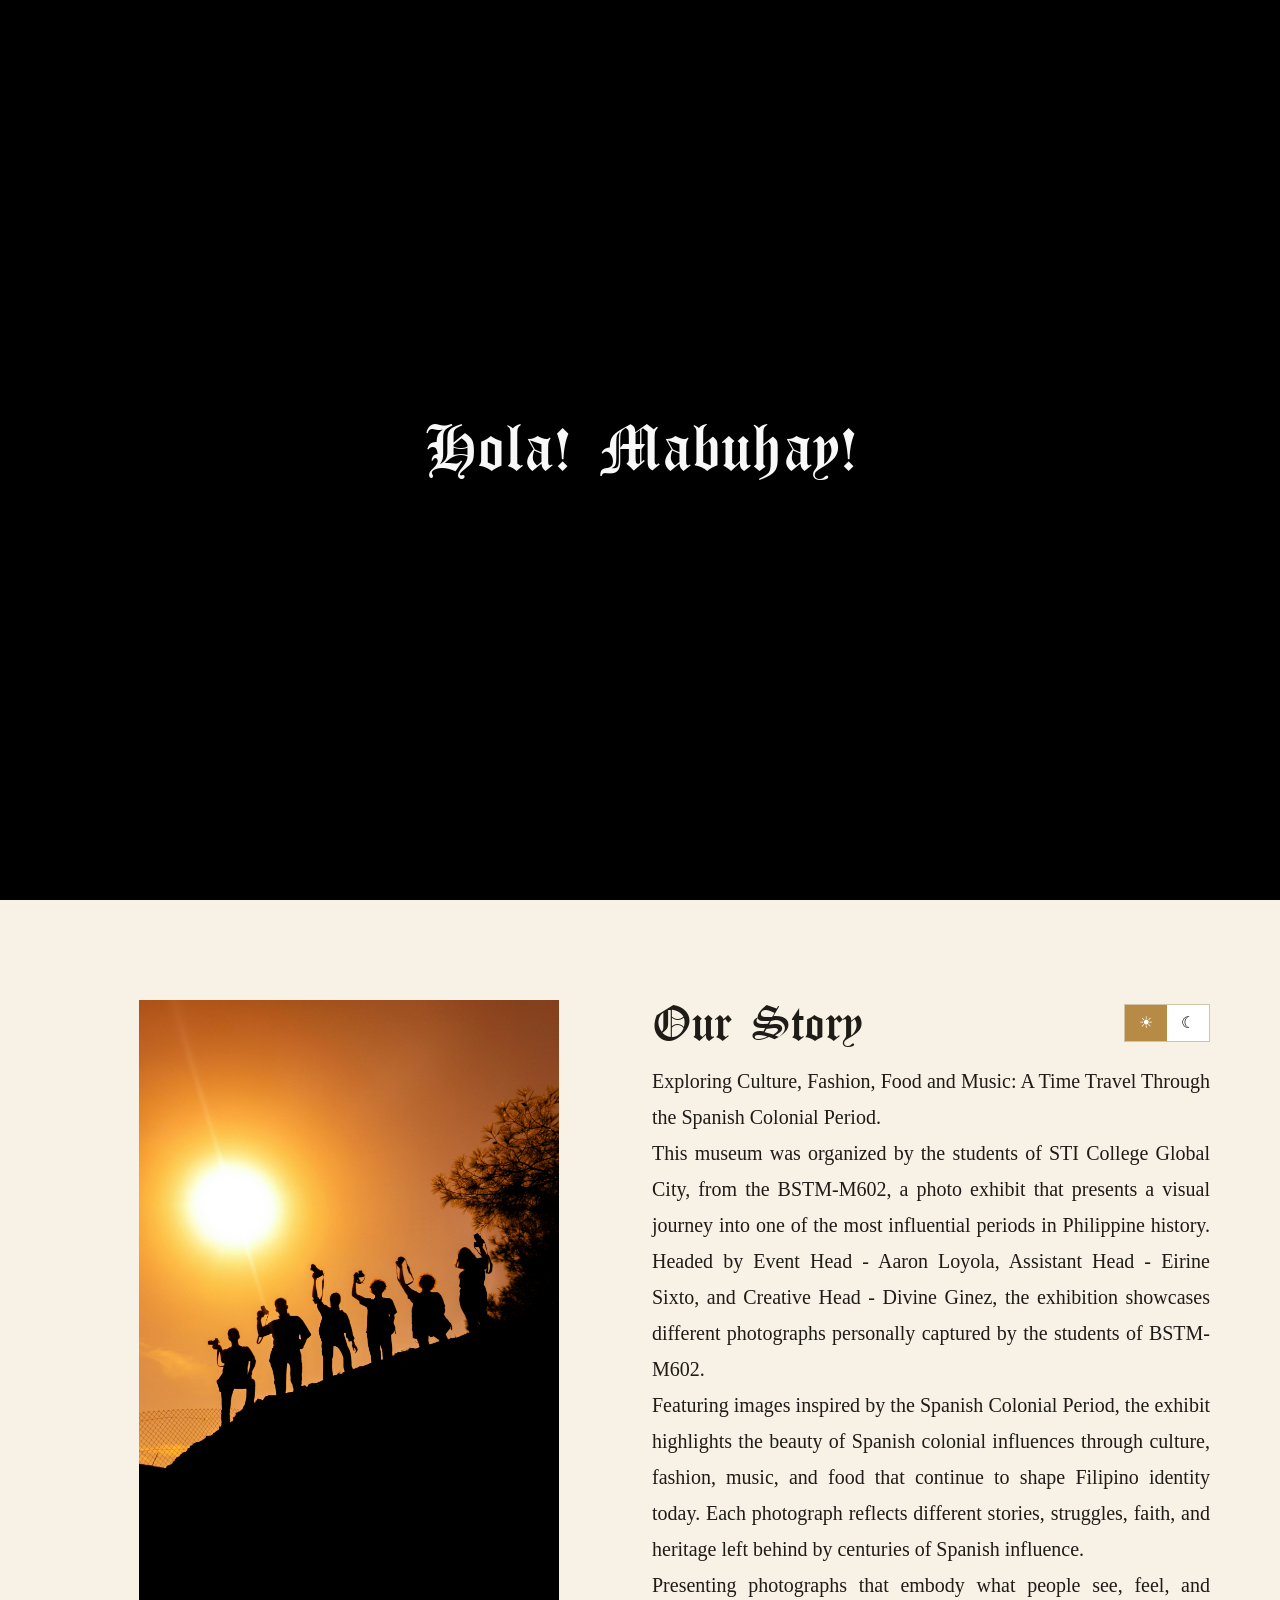
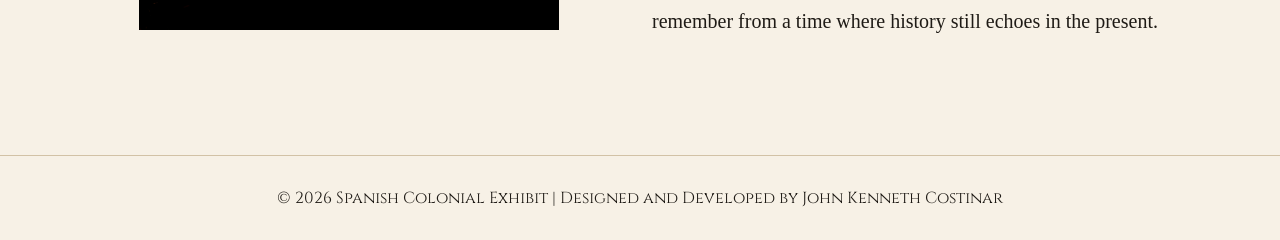
<file: index.html>
<!-- index.html -->
<!DOCTYPE html>
<html lang="en">
<head>
<meta charset="UTF-8" />
<meta name="viewport" content="width=device-width, initial-scale=1.0"/>

<title>BSTM0602</title>
<link rel="icon" type="image/png" href="Logo.png">

<!-- Bootstrap -->
<link href="https://cdn.jsdelivr.net/npm/bootstrap@5.3.3/dist/css/bootstrap.min.css" rel="stylesheet">

<!-- Google Fonts -->
<link href="https://fonts.googleapis.com/css2?family=Cinzel:wght@400;600;700&family=Cormorant+Garamond:wght@400;500;700&display=swap" rel="stylesheet">

<link rel="stylesheet" href="styles.css">
</head>

<body>

<!-- WELCOME OVERLAY -->
<div id="welcomeOverlay">
    <h1 class="welcome-text">Hola! Mabuhay!</h1>
    <div id="confetti"></div>
</div>



<!-- HERO -->
<header id="home" class="hero-section">

    <nav class="navbar navbar-expand-lg navbar-dark custom-nav">
        <div class="container">

            <a class="navbar-brand brand-title" href="#">
                Spanish Colonial Period
            </a>

            <button class="navbar-toggler" type="button" data-bs-toggle="collapse" data-bs-target="#navMenu">
                <span class="navbar-toggler-icon"></span>
            </button>

            <div class="collapse navbar-collapse justify-content-end" id="navMenu">
                <ul class="navbar-nav align-items-lg-center gap-lg-4">

                    <li class="nav-item">
                        <a class="nav-link" href="#home">Home</a>
                    </li>

                    <li class="nav-item">
                        <a class="nav-link" href="#about">About Us</a>
                    </li>

                    <!-- Category Hover Dropdown -->
                    <li class="nav-item dropdown">
                        <a class="nav-link dropdown-toggle" href="#" data-bs-toggle="dropdown">
                            Category
                        </a>

                        <ul class="dropdown-menu dropdown-menu-end vintage-dropdown">
                            <li><a class="dropdown-item" href="music.html">Music</a></li>
                            <li><a class="dropdown-item" href="food.html">Food</a></li>
                            <li><a class="dropdown-item" href="fashion.html">Fashion</a></li>
                            <li><a class="dropdown-item" href="culture.html">Culture</a></li>
                        </ul>
                    </li>

                </ul>
            </div>

        </div>
    </nav>

    <!-- Hero Text -->
    <div class="hero-content container">
        <h1>Huellas De Espana en Filipinas</h1> 
        <p>Echoes of the Spanish Era: Through the Colonial Lens</p>
    </div>

</header>

<!-- ABOUT SECTION -->
<section id="about" class="about-section container">

    <div class="row align-items-stretch g-4">

        <!-- IMAGE SIDE -->
        <div class="col-lg-6">
            <div class="about-image-wrapper">
                <img src="about.jpg" alt="About" class="about-img">
            </div>
        </div>

        <!-- TEXT SIDE -->
        <div class="col-lg-6 d-flex flex-column justify-content-center">

            <!-- TITLE + TOGGLE (same line) -->
            <div class="title-toggle d-flex justify-content-between align-items-center flex-wrap">
                <h2 class="section-title m-0">Our Story</h2>

                <div class="theme-box">
                    <button id="lightBtn">☀</button>
                    <button id="darkBtn">☾</button>
                </div>
            </div>

            <!-- DESCRIPTION -->
            <p class="about-text">
                Exploring Culture, Fashion, Food and Music: A Time Travel Through the Spanish Colonial Period.
                <br>

                This museum was organized by the students of STI College Global City, from the BSTM-M602, a photo exhibit that presents a visual journey into one of the most influential periods in Philippine history. Headed by Event Head - Aaron Loyola, Assistant Head - Eirine Sixto, and Creative Head - Divine Ginez, the exhibition showcases different photographs personally captured by the students of BSTM-M602.

                <br>

                Featuring images inspired by the Spanish Colonial Period, the exhibit highlights the beauty of Spanish colonial influences through culture, fashion, music, and food that continue to shape Filipino identity today. Each photograph reflects different stories, struggles, faith, and heritage left behind by centuries of Spanish influence.

                <br>

                Presenting photographs that embody what people see, feel, and remember from a time where history still echoes in the present.
            </p>

        </div>

    </div>

</section>





<!-- CHATBOT -->
<button id="chatToggle">💬</button>

<div id="chatbox">
<div class="chat-header">
    <div class="header-left">
        <img src="divine.jpg" class="pfp">

        <div class="header-text">
            <span class="chat-title">Chat with Divine</span>
            
            <div class="status">
                <span class="dot"></span>
                <span class="status-text">Online</span>
            </div>
        </div>
    </div>

    <button id="closeChat">✖</button>
</div>

    <div id="chatBody"></div>

    <div id="chatQuestions"></div>

    <!-- INPUT -->
    <div class="chat-input-area">
        <input type="text" id="chatInput" placeholder="Select a question..." readonly>
        <button id="sendBtn">➤</button>
    </div>
</div>




    
<!-- FOOTER -->
<footer class="footer">
    © 2026 Spanish Colonial Exhibit | Designed and Developed by John Kenneth Costinar
</footer>

<!-- Bootstrap -->
<script src="https://cdn.jsdelivr.net/npm/bootstrap@5.3.3/dist/js/bootstrap.bundle.min.js"></script>

<script src="script.js"></script>
</body>

</html>
</file>
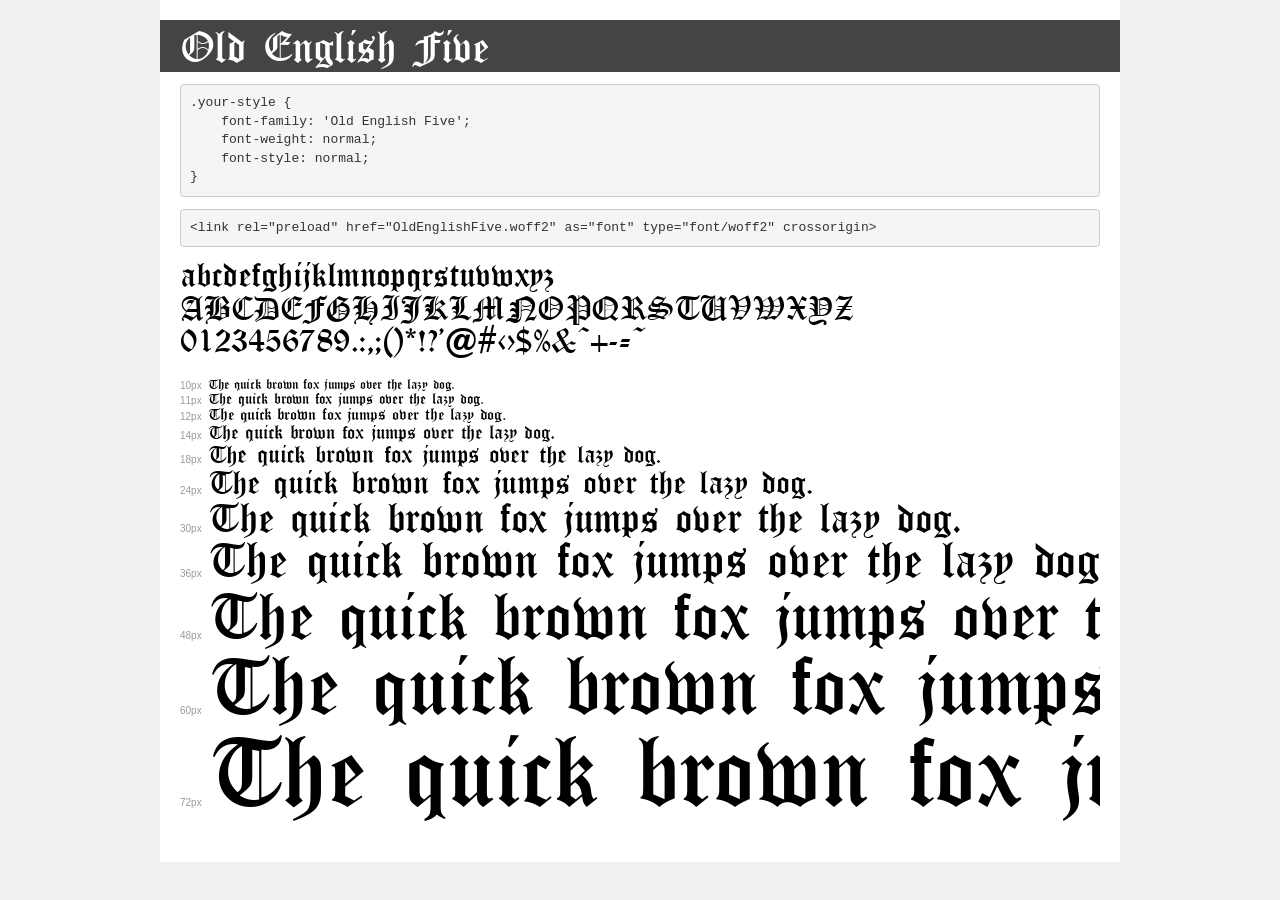
<file: demo.html>
<!DOCTYPE html>
<html lang="en">
<head>
    <meta charset="utf-8">
    <meta http-equiv="X-UA-Compatible" content="IE=edge">
    <meta name="viewport" content="width=device-width, initial-scale=1">
    <meta name="robots" content="noindex, noarchive">
    <meta name="format-detection" content="telephone=no">
    <title>Transfonter demo</title>
    <link href="stylesheet.css" rel="stylesheet">
    <style>
        /*
        http://meyerweb.com/eric/tools/css/reset/
        v2.0 | 20110126
        License: none (public domain)
        */
        html, body, div, span, applet, object, iframe,
        h1, h2, h3, h4, h5, h6, p, blockquote, pre,
        a, abbr, acronym, address, big, cite, code,
        del, dfn, em, img, ins, kbd, q, s, samp,
        small, strike, strong, sub, sup, tt, var,
        b, u, i, center,
        dl, dt, dd, ol, ul, li,
        fieldset, form, label, legend,
        table, caption, tbody, tfoot, thead, tr, th, td,
        article, aside, canvas, details, embed,
        figure, figcaption, footer, header, hgroup,
        menu, nav, output, ruby, section, summary,
        time, mark, audio, video {
            margin: 0;
            padding: 0;
            border: 0;
            font-size: 100%;
            font: inherit;
            vertical-align: baseline;
        }
        /* HTML5 display-role reset for older browsers */
        article, aside, details, figcaption, figure,
        footer, header, hgroup, menu, nav, section {
            display: block;
        }
        body {
            line-height: 1;
        }
        ol, ul {
            list-style: none;
        }
        blockquote, q {
            quotes: none;
        }
        blockquote:before, blockquote:after,
        q:before, q:after {
            content: '';
            content: none;
        }
        table {
            border-collapse: collapse;
            border-spacing: 0;
        }
        /* demo styles */
        body {
            background: #f0f0f0;
            color: #000;
        }
        .page {
            background: #fff;
            width: 920px;
            margin: 0 auto;
            padding: 20px 20px 0 20px;
            overflow: hidden;
        }
        .font-container {
            overflow-x: auto;
            overflow-y: hidden;
            margin-bottom: 40px;
            line-height: 1.3;
            white-space: nowrap;
            padding-bottom: 5px;
        }
        h1 {
            position: relative;
            background: #444;
            font-size: 32px;
            color: #fff;
            padding: 10px 20px;
            margin: 0 -20px 12px -20px;
        }
        .letters {
            font-size: 25px;
            margin-bottom: 20px;
        }
        .s10:before {
            content: '10px';
        }
        .s11:before {
            content: '11px';
        }
        .s12:before {
            content: '12px';
        }
        .s14:before {
            content: '14px';
        }
        .s18:before {
            content: '18px';
        }
        .s24:before {
            content: '24px';
        }
        .s30:before {
            content: '30px';
        }
        .s36:before {
            content: '36px';
        }
        .s48:before {
            content: '48px';
        }
        .s60:before {
            content: '60px';
        }
        .s72:before {
            content: '72px';
        }
        .s10:before, .s11:before, .s12:before, .s14:before,
        .s18:before, .s24:before, .s30:before, .s36:before,
        .s48:before, .s60:before, .s72:before {
            font-family: Arial, sans-serif;
            font-size: 10px;
            font-weight: normal;
            font-style: normal;
            color: #999;
            padding-right: 6px;
        }
        pre {
            display: block;
            padding: 9px;
            margin: 0 0 12px;
            font-family: Monaco, Menlo, Consolas, "Courier New", monospace;
            font-size: 13px;
            line-height: 1.428571429;
            color: #333;
            font-weight: normal;
            font-style: normal;
            background-color: #f5f5f5;
            border: 1px solid #ccc;
            overflow-x: auto;
            border-radius: 4px;
        }
        /* responsive */
        @media (max-width: 959px) {
            .page {
                width: auto;
                margin: 0;
            }
        }
    </style>
</head>
<body>
<div class="page">
    <div class="demo">
        <h1 style="font-family: 'Old English Five'; font-weight: normal; font-style: normal;">Old English Five</h1>
        <pre title="Usage">.your-style {
    font-family: 'Old English Five';
    font-weight: normal;
    font-style: normal;
}</pre>
        <pre title="Preload (optional)">
&lt;link rel=&quot;preload&quot; href=&quot;OldEnglishFive.woff2&quot; as=&quot;font&quot; type=&quot;font/woff2&quot; crossorigin&gt;</pre>
        <div class="font-container" style="font-family: 'Old English Five'; font-weight: normal; font-style: normal;">
            <p class="letters">
                abcdefghijklmnopqrstuvwxyz<br>
ABCDEFGHIJKLMNOPQRSTUVWXYZ<br>
                0123456789.:,;()*!?'@#&lt;&gt;$%&^+-=~
            </p>
            <p class="s10" style="font-size: 10px;">The quick brown fox jumps over the lazy dog.</p>
            <p class="s11" style="font-size: 11px;">The quick brown fox jumps over the lazy dog.</p>
            <p class="s12" style="font-size: 12px;">The quick brown fox jumps over the lazy dog.</p>
            <p class="s14" style="font-size: 14px;">The quick brown fox jumps over the lazy dog.</p>
            <p class="s18" style="font-size: 18px;">The quick brown fox jumps over the lazy dog.</p>
            <p class="s24" style="font-size: 24px;">The quick brown fox jumps over the lazy dog.</p>
            <p class="s30" style="font-size: 30px;">The quick brown fox jumps over the lazy dog.</p>
            <p class="s36" style="font-size: 36px;">The quick brown fox jumps over the lazy dog.</p>
            <p class="s48" style="font-size: 48px;">The quick brown fox jumps over the lazy dog.</p>
            <p class="s60" style="font-size: 60px;">The quick brown fox jumps over the lazy dog.</p>
            <p class="s72" style="font-size: 72px;">The quick brown fox jumps over the lazy dog.</p>
        </div>
    </div>

</div>
</body>
</html>
</file>
<file: styles.css>
/* style.css */

:root{
    --bg:#f7f1e6;
    --text:#1f1b16;
    --card:#ffffff;
    --accent:#b78a46;
    --line:#d2c2a6;
}

body.dark-mode{
    --bg:#111111;
    --text:#f2f2f2;
    --card:#1b1b1b;
    --accent:#d7b06a;
    --line:#333;
}
html, body{
    overflow-x: hidden;
    -webkit-overflow-scrolling: touch;
}
:root{
    --nav-height: 90px;
}

.hero-section{
    padding-top: var(--nav-height);
}
@media (max-width: 576px){
    :root{
        --nav-height: 110px;
    }
}
html{
    scroll-behavior:smooth;
}

body{
    margin:0;
    background:var(--bg);
    color:var(--text);
    font-family:'Cormorant Garamond', serif;
    transition:.4s ease;
}

/* =========================
   WELCOME OVERLAY
========================= */
#welcomeOverlay{
    position: fixed;
    inset: 0;
    background: rgb(0, 0, 0);
    display: flex;
    align-items: center;
    justify-content: center;
    flex-direction: column;
    z-index: 999999;
    overflow: hidden;
}

/* TEXT STYLE */
.welcome-text{
    font-family: "Old English Five", serif !important;
    font-size: 3rem;
    color: rgb(248, 248, 248);
    text-align: center;
    animation: popIn 1s ease-out, glow 2s infinite alternate;
    z-index: 2;
}

/* POP ANIMATION */
@keyframes popIn{
    from{
        transform: scale(0.3);
        opacity: 0;
    }
    to{
        transform: scale(1);
        opacity: 1;
    }
}

/* GLOW EFFECT */
@keyframes glow{
    from{
        text-shadow: 0 0 10px rgb(88, 55, 16);
    }
    to{
        text-shadow: 0 0 25px rgb(124, 82, 4), 0 0 40px rgb(104, 85, 32);
    }
}





/* HERO */
.hero-section{
    min-height:100vh;
    background:
    linear-gradient(rgba(0,0,0,.55), rgba(0,0,0,.55)),
    url("Background.png") center/cover no-repeat;
    position:relative;
}


@font-face {
    font-family: 'Old English Five';
    src: url('OldEnglishFive.woff2') format('woff2'),
        url('OldEnglishFive.woff') format('woff');
    font-weight: normal;
    font-style: normal;
    font-display: swap;
}


/* NAV */
/* =========================
   WHITE BURGER ICON
========================= */

/* REMOVE DEFAULT BORDER */
.navbar-toggler{
    border: 1px solid rgba(255,255,255,0.7) !important;
    box-shadow: none !important;
}

/* REMOVE BLUE OUTLINE WHEN CLICKED */
.navbar-toggler:focus{
    box-shadow: none !important;
}

/* WHITE MENU ICON */
.navbar-toggler-icon{
    background-image: url("data:image/svg+xml,%3csvg xmlns='http://www.w3.org/2000/svg' viewBox='0 0 30 30'%3e%3cpath stroke='rgba(255,255,255,1)' stroke-linecap='round' stroke-miterlimit='10' stroke-width='2.5' d='M4 7h22M4 15h22M4 23h22'/%3e%3c/svg%3e") !important;
}


/* NAV BAR BASE */
.custom-nav{
    background-color: #86663623;
    padding-top:18px;

    position: fixed;
    top: 0;
    left: 0;
    right: 0;   /* add this */
    width: 100%;
    z-index: 1000;

    will-change: transform;
    transform: translateZ(0); /* prevents mobile jitter */

    transition: background-color 0.4s ease;
}
/* SCROLL STATE */
.custom-nav.scrolled{
    background:#c9a66b;
}

/* HERO OFFSET */
.hero-section{
    padding-top: 80px;
}

/* BRAND */
.brand-title{
    font-family:'OldEnglishFive', serif;
    font-size:18px;
    letter-spacing:1px;
}

/* DESKTOP LINKS */
.nav-link{
    color:#fff !important;
    font-family:'OldEnglishCustom', serif;
    font-size:18px;
    position:relative;
    transition: 0.3s ease;
}

/* DROPDOWN */
.vintage-dropdown{
    background:#fff;
    border: 1px solid #000;
    border-radius:0;
}

.dropdown-item:hover{
    background:#c9a66b;
    color:#fff;
}

/* ========================= */
/* MOBILE NAV FIX (IMPORTANT) */
/* ========================= */
@media (max-width: 991px){

    /* 🚨 THIS IS THE KEY FIX */
    .navbar-collapse{
        position: absolute;
        top: 100%;
        right: 15px;

        width: 240px;               /* controls dropdown size */
        background: #fff;
        padding: 15px;
        border: 1px solid #000;
        border-radius: 8px;

        z-index: 2000;
        box-shadow: 0 10px 25px rgba(0,0,0,0.15);
    }

    /* stack items properly */
    .navbar-nav{
        align-items: flex-start;
    }

    /* spacing */
    .navbar-nav .nav-item{
        margin: 8px 0;
                color:#ffffff !important;

    }

    /* readable text */
    .nav-link{
        padding-right: 0;
        color:#000 !important;
    }
}
/* DROPDOWN */
.vintage-dropdown{
    background:rgb(255, 255, 255);
    border: 1px solid #000;
    border-radius:0;
}

.dropdown-item:hover{
    background:#c9a66b;
    color:#fff;
}

.hero-content{
    position:absolute;
    top:50%;
    left:50%;
    transform:translate(-50%,-50%);
    text-align:center;
    color:#fff;
    width:90%; /* prevents overflow on small screens */
    max-width:1200px;
}
/* =========================
   HERO TITLE GLOW EFFECT
========================= */


.hero-content h1{
    font-family: "Old English Five", serif !important;
    font-size:63px;
    line-height:1.2;
    margin:0 auto;
}

.hero-content p{
    font-size:32px;
    margin-top:15px;
}
@media (max-width: 991px){
    .hero-content h1{
        font-size:48px;
    }

    .hero-content p{
        font-size:18px;
    }
}

@media (max-width: 576px){
    .hero-content h1{
        font-size:32px;
    }

    .hero-content p{
        font-size:16px;
    }

    .hero-content{
        width:95%;
    }
}

/* SIDEBAR */
.category-sidebar{
    position:fixed;
    right:18px;
    top:180px;
    z-index:999;
    border:1px solid #000;
    background:#fff;
}

.category-sidebar .cat-title{
    padding:8px 15px;
    font-weight:bold;
    border-bottom:1px solid #000;
}

.category-sidebar a{
    display:block;
    text-decoration:none;
    color:#111;
    padding:8px 15px;
    border-bottom:1px solid #000;
    transition:.3s;
}

.category-sidebar a:hover{
    background:#111;
    color:#fff;
}

/* ABOUT */
.about-section{
    padding: 100px 0;
    position: relative;
    z-index: 1; /* ensures it stays above background issues */
}
.row{
    position: relative;
    z-index: 1;
}
.section-title{
    font-family: "Old English Five", serif !important;
    font-size: 36px;
    margin-bottom: 20px;
}

.about-image-wrapper{
    display:flex;
    justify-content:center;
    align-items:center;
    position: relative;
}
/* IMAGE */
.about-img{
    width: 100%;
    max-width: 420px;
    height: auto;
    display: block;
    transition: 0.3s ease;
}

/* TEXT (CSS ONLY) */
.about-image-wrapper::after{
    content: "Bachelor of Science in Tourism Management\A\A\A\A\A\A\A\A\A\A\A\A\A\A\A\A\A\A\A\A\A M602";
    
    white-space: pre-line; /* IMPORTANT */
    
    position: absolute;
    top: 50%;
    left: 50%;
    transform: translate(-50%, -50%);
    
    color: #fff;
    text-align: center;
    font-family: "Old English Five", serif !important;
    
    opacity: 0;
    transition: 0.3s ease;
}

/* HOVER = ONLY IMAGE DARKENS */
.about-image-wrapper:hover .about-img{
    filter: brightness(0.6);
}

/* SHOW TEXT */
.about-image-wrapper:hover::after{
    opacity: 1;
}
@media (max-width: 768px){
    .about-img{
        max-width: 85%;
        margin: 0 auto;
    }
}
@media (max-width: 768px){
    .title-toggle{
        width: 100%;
        justify-content: space-between;
        align-items: center;
    }
}
.about-img{
    width: 100%;
    max-width: 420px; /* keeps it clean on large screens */
    height: auto;
    object-fit: cover;
}

.about-text{
    font-size: 20px;
    line-height: 1.8;
        font-family:'OldEnglishCustom', serif;

    text-align: justify;
    color: var(--text);
}

@media (max-width: 768px){
    .about-text{
        font-size: 16px;
        text-align: justify;
        padding: 0 10px;
    }
}

/* THEME BOX */
.theme-box{
    display:inline-flex;
    border:1px solid var(--line);
    overflow:hidden;
    margin-top:3px;
}

/* DEFAULT (NOT ACTIVE) */
.theme-box button{
    border:none;
    padding:6px 14px;
    background:#fff;
    color:#000;
    transition:.3s;
}

/* ACTIVE BUTTON */
.theme-box button.active{
    background:var(--accent);
    color:#fff;
}


.title-toggle{
    margin-bottom: 20px;
}

@media (max-width: 576px){
    .title-toggle{
        flex-direction: column;
        align-items: flex-start;
        gap: 10px;
    }
}


/* INFO */
.info-section{
    padding:90px 0;
}

.alt-bg{
    background:rgba(253, 0, 0, 0.03);
}

.info-section h2{
    font-family:'Cinzel', serif;
    font-size:42px;
    margin-bottom:15px;
}

.info-section p{
    font-size:28px;
    max-width:900px;
}

/* FOOTER */
.footer{
    text-align:center;
    padding:30px;
    border-top:1px solid var(--line);
    font-family:'Cinzel', serif;
}

/* MOBILE */
@media(max-width:991px){

.hero-content{
    position:relative;
    top:auto;
    left:auto;
    transform:none;
    padding-top:150px;
}

.hero-content h1{
    font-size:38px;
}

.hero-content p{
    font-size:18px;
}


.info-section p{
    font-size:22px;
}

}

@media(max-width:576px){

.hero-content h1{
    font-size:30px;
}

.section-title,
.info-section h2{
    font-size:30px;
}

.about-text,
.info-section p{
    font-size:20px;
}

}

@media (max-width: 768px){
    .about-section .row{
        flex-direction: column;
        text-align: center;
    }

    .about-section .col-lg-6{
        width: 100%;
        max-width: 100%;
    }
}










/* =========================
   CHATBOT UI (CLEAN VERSION)
========================= */

/* CHAT TOGGLE BUTTON */
#chatToggle{
    position: fixed;
    bottom: 25px;
    right: 25px;
    background: var(--accent);
    color: #fff;
    border: none;
    border-radius: 50%;
    padding: 14px 16px;
    font-size: 18px;
    cursor: pointer;
    z-index: 9999;
}

/* CHATBOX CONTAINER */
#chatbox{
    position: fixed;
    bottom: 90px;
    right: 25px;
    width: 320px;
    height: 480px;
    background: var(--card);
    border: 1px solid var(--line);
    border-radius: 12px;
    display: none;
    flex-direction: column;
    overflow: hidden;
    z-index: 9999;
}

/* HEADER */
.chat-header{
    background: var(--accent);
    color: #fff;
    padding: 10px;
    display: flex;
    justify-content: space-between;
    align-items: center;
}
/* HEADER FONT */
.chat-header{
    background: var(--accent);
    color: #000000;
    padding: 10px;
    display: flex;
    justify-content: space-between;
    align-items: center;

    font-family: 'OldEnglishCustom', serif;
}
/* HEADER LAYOUT */
.header-left{
    display: flex;
    align-items: center;
    gap: 8px;
}

/* HEADER PROFILE IMAGE (BOX STYLE) */
.chat-header .pfp{
    width: 28px;
    height: 28px;
    border-radius: 6px;
    object-fit: cover;
}
/* TITLE */
.chat-title{
    font-family: 'OldEnglishCustom', serif;
    font-size: 14px;
}
/* STATUS ROW */
.status{
    display: flex;
    align-items: center;
    gap: 4px;
    font-size: 11px;
    opacity: 0.9;
}
/* GREEN ONLINE DOT */
.dot{
    width: 6px;
    height: 6px;
    background: #4CAF50;
    border-radius: 50%;
    display: inline-block;
}
/* STATUS TEXT */
.status-text{
    font-family: 'OldEnglishCustom', serif;
    font-size: 11px;
}
/* TEXT CONTAINER */
.header-text{
    display: flex;
    flex-direction: column;
    line-height: 1.1;
}
/* BODY FONT (ALL CHAT CONTENT) */
#chatbox{
    font-family: 'OldEnglishCustom', serif;
}

/* OPTIONAL: make sure everything inside follows */
#chatBody,
#questionContainer,
.question-btn,
.msg{
    font-family: 'OldEnglishCustom', serif;
}
/* CHAT BODY */
#chatBody{
    padding: 10px;
    flex: 1;
    overflow-y: auto;
    font-size: 14px;
    display: flex;
    flex-direction: column;
}

/* MESSAGE BUBBLES */
.msg{
    margin: 6px 0;
    display: flex;
    align-items: flex-end;
    gap: 6px;
}

/* BOT MESSAGE */
.msg.bot span{
    background: #f1f1f1;
    padding: 8px 10px;
    border-radius: 10px;
    max-width: 75%;
    display: inline-block;
}

/* USER MESSAGE */
.msg.user{
    justify-content: flex-end;
    background: #000;
    color: #fff;
    padding: 8px 10px;
    border-radius: 10px;
    max-width: 75%;
    margin-left: auto;
}

/* PROFILE IMAGE */
.pfp{
    width: 20px;
    height: 20px;
    border-radius: 50%;
}

/* QUESTIONS (NOW INSIDE CHAT BODY) */
#questionContainer{
    display: grid;
    grid-template-columns: 1fr 1fr;
    gap: 6px;
    margin-top: 4px; /* dikit sa first message */
}

/* QUESTION BUTTON */
.question-btn{
    background: var(--bg);
    border: 1px solid var(--line);
    padding: 6px 8px;
    font-size: 12px;
    cursor: pointer;
    border-radius: 6px;
    transition: 0.2s ease;
}

/* QUESTION STATES */
.question-btn:hover{
    background: var(--accent);
    color: #fff;
}

.question-btn.selected{
    border: 2px solid var(--accent);
    background: rgba(0,0,0,0.05);
}

/* INPUT AREA */
.chat-input-area{
    display: flex;
    border-top: 1px solid var(--line);
}

/* INPUT FIELD */
#chatInput{
    flex: 1;
    padding: 10px;
    border: none;
    outline: none;
    font-size: 13px;
    background: transparent;
}

/* SEND BUTTON */
#sendBtn{
    width: 50px;
    border: none;
    background: #ccc;
    cursor: not-allowed;
    transition: 0.2s;
}

/* ACTIVE SEND */
#sendBtn.active{
    background: var(--accent);
    color: #fff;
    cursor: pointer;
}

/* DARK MODE */
body.dark-mode #chatbox{
    background: #1b1b1b;
}

body.dark-mode .msg.bot span{
    background: #2a2a2a;
    color: #fff;
}

body.dark-mode .question-btn{
    background: #111;
    color: #fff;
}

/* MOBILE */
@media(max-width:500px){
    #chatbox{
        width: 90%;
        right: 5%;
    }
}
</file>
<file: stylesheet.css>
@font-face {
    font-family: 'Old English Five';
    src: url('OldEnglishFive.woff2') format('woff2'),
        url('OldEnglishFive.woff') format('woff');
    font-weight: normal;
    font-style: normal;
    font-display: swap;
}
</file>
